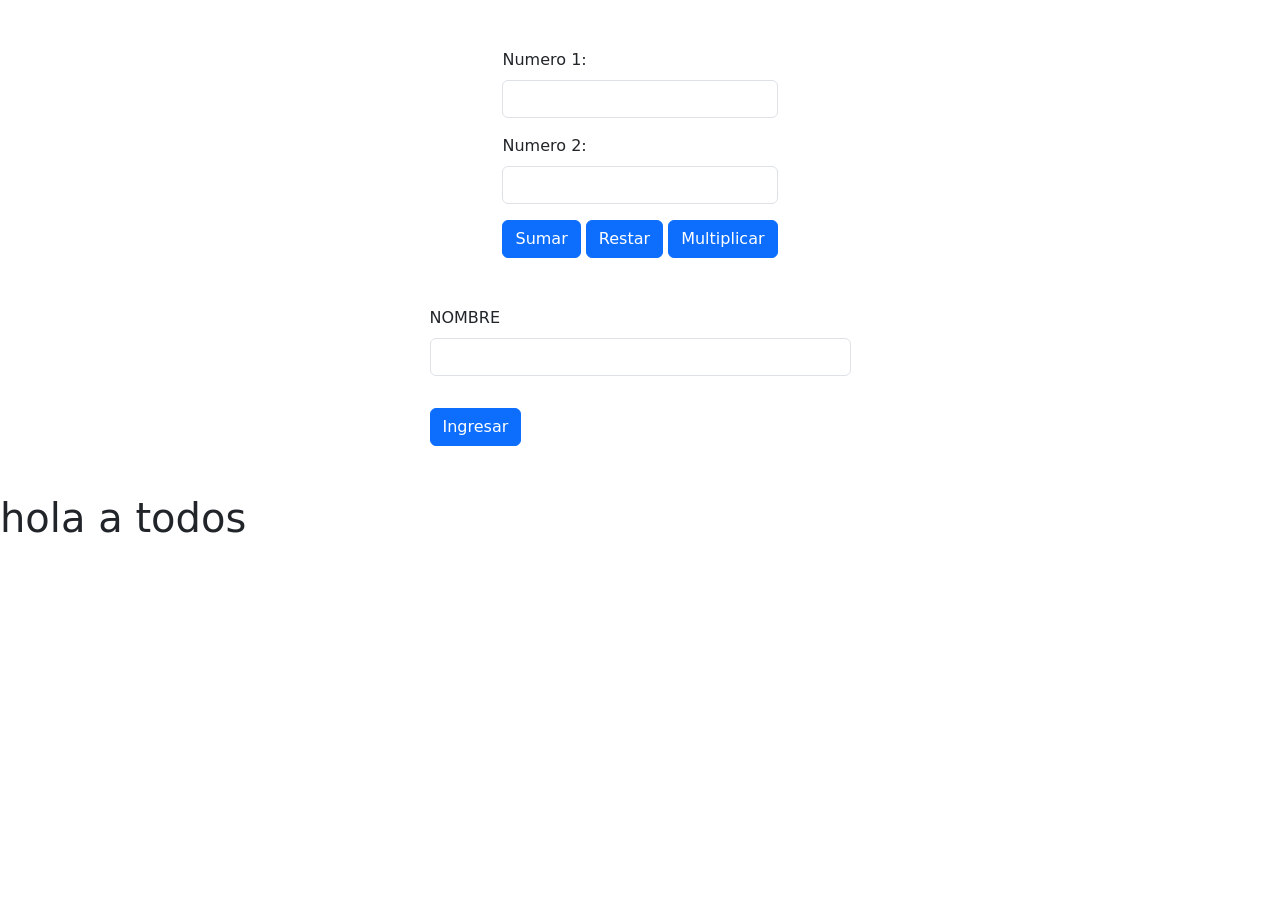
<file: calculadora/calculadora.html>
<!DOCTYPE html>
<html lang="en">

<head>
  <meta charset="UTF-8">
  <meta http-equiv="X-UA-Compatible" content="IE=edge">
  <meta name="viewport" content="width=device-width, initial-scale=1.0">
  <link href="https://cdn.jsdelivr.net/npm/bootstrap@5.0.0-beta3/dist/css/bootstrap.min.css" rel="stylesheet"
    integrity="sha384-eOJMYsd53ii+scO/bJGFsiCZc+5NDVN2yr8+0RDqr0Ql0h+rP48ckxlpbzKgwra6" crossorigin="anonymous">
  <title>Document</title>
</head>

<body>
  <div class="mt-5 container">
    <div class="d-flex justify-content-center">
      <form>
        <div class="mb-3">
          <label for="dato1" class="form-label">Numero 1:</label>
          <input type="number" class="form-control" id="dato1">
        </div>
        <div class="mb-3">
          <label for="dato2" class="form-label">Numero 2:</label>
          <input type="number" class="form-control" id="dato2">
        </div>
        <button type="button" class="btn btn-primary" onclick="sumar()">Sumar</button>
        <button type="button" class="btn btn-primary" onclick="restar()">Restar</button>
        <button type="button" class="btn btn-primary" onclick="multiplicar()"> Multiplicar </button>
      </form>
    </div>
  </div>

  <div class="container p-5">
    <div class="row align-items-center" style="flex-direction: column;">
      <div class="col-5 pb-3">
        <label for="nombre1" class="form-label">NOMBRE</label>
        <input type="text" class="form-control" id="nombre1">
      </div>
      <div class="col-5 pb-3">
        <div id="mensaje"></div>
      </div>
      <div class="col-5">
        <button type="button" class="btn btn-primary" onclick="logIn()">Ingresar</button>
        <!-- <button type="button" class="btn btn-secondary" onclick="code()">Sumar</button> -->
      </div>
    </div>
  </div>

  <h1>hola a todos</h1>

  <script src="./calculadora.js"></script>
</body>

</html>
</file>
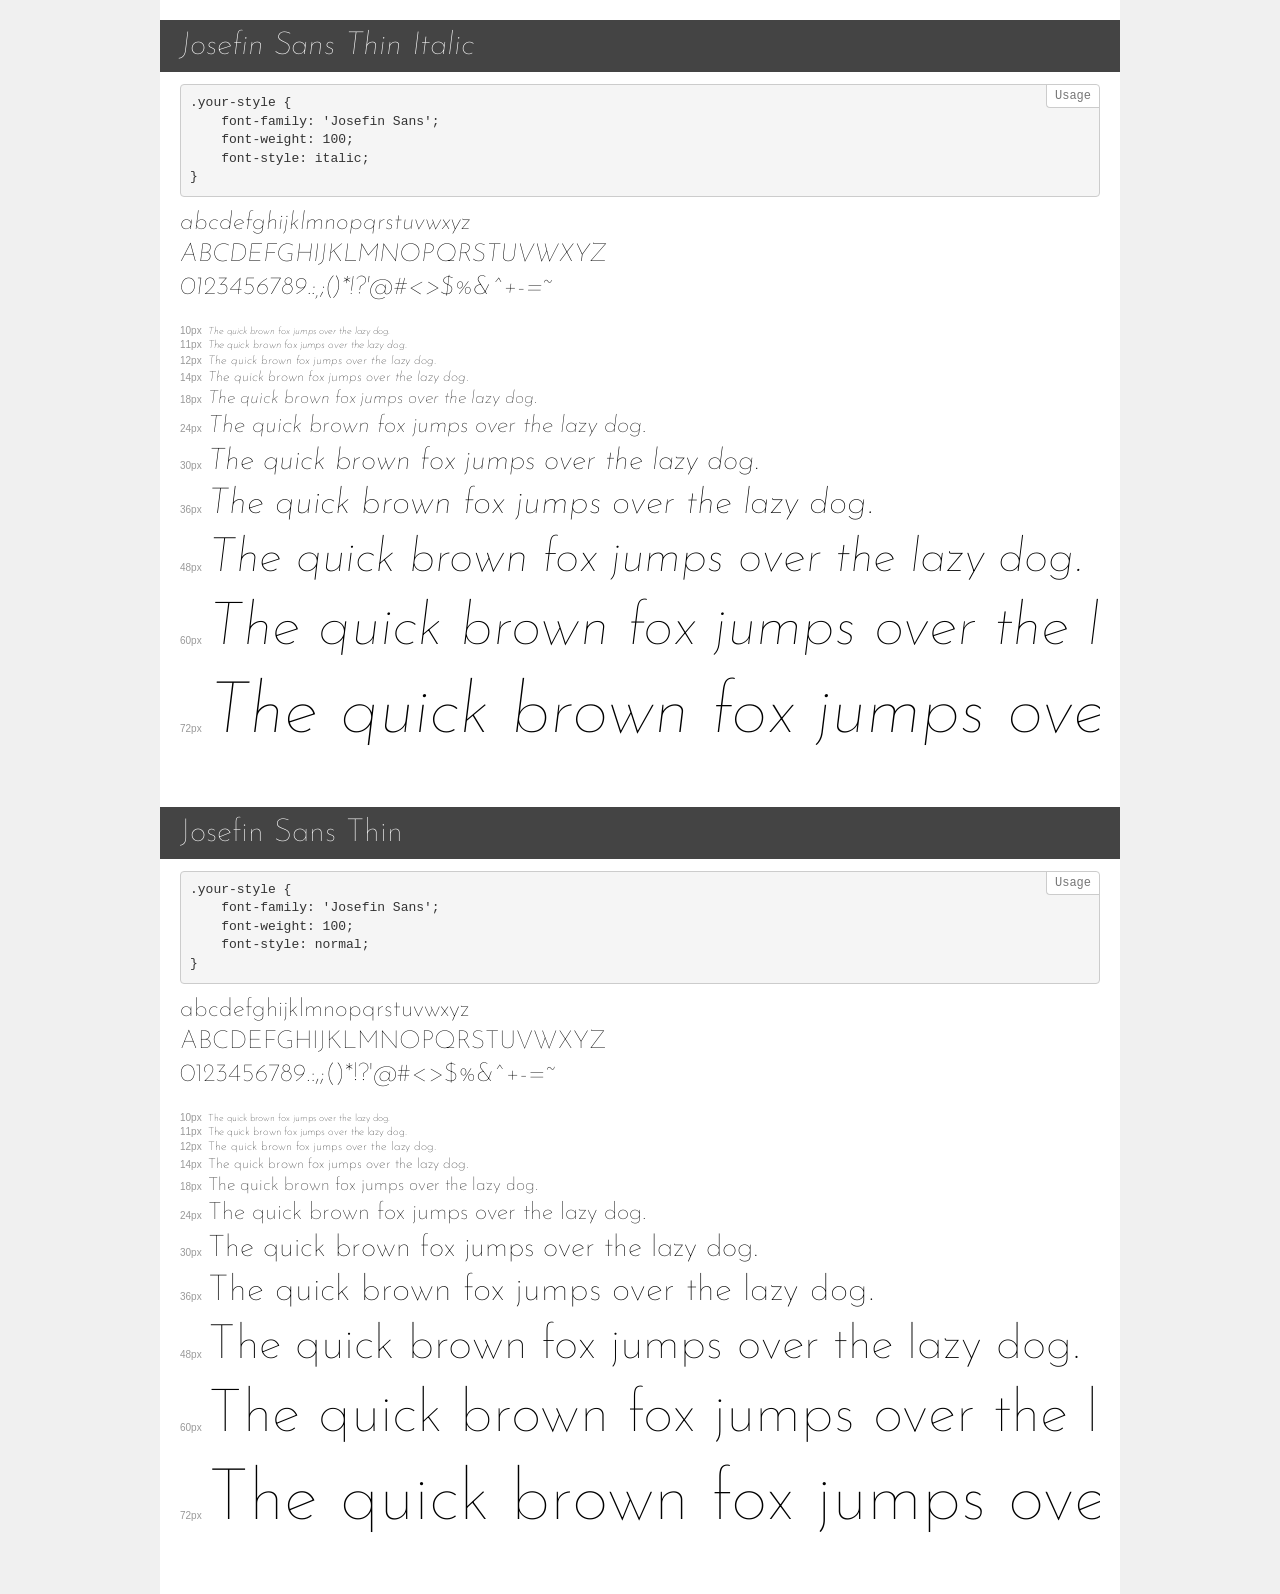
<file: assets/fonts/demo.html>
<!DOCTYPE html>
<html lang="en">
<head>
    <meta charset="utf-8">
    <meta http-equiv="X-UA-Compatible" content="IE=edge">
    <meta name="viewport" content="width=device-width, initial-scale=1">
    <meta name="robots" content="noindex, noarchive">
    <meta name="format-detection" content="telephone=no">
    <title>Transfonter demo</title>
    <link href="stylesheet.css" rel="stylesheet">
    <style>
        /*
        http://meyerweb.com/eric/tools/css/reset/
        v2.0 | 20110126
        License: none (public domain)
        */
        html, body, div, span, applet, object, iframe,
        h1, h2, h3, h4, h5, h6, p, blockquote, pre,
        a, abbr, acronym, address, big, cite, code,
        del, dfn, em, img, ins, kbd, q, s, samp,
        small, strike, strong, sub, sup, tt, var,
        b, u, i, center,
        dl, dt, dd, ol, ul, li,
        fieldset, form, label, legend,
        table, caption, tbody, tfoot, thead, tr, th, td,
        article, aside, canvas, details, embed,
        figure, figcaption, footer, header, hgroup,
        menu, nav, output, ruby, section, summary,
        time, mark, audio, video {
            margin: 0;
            padding: 0;
            border: 0;
            font-size: 100%;
            font: inherit;
            vertical-align: baseline;
        }
        /* HTML5 display-role reset for older browsers */
        article, aside, details, figcaption, figure,
        footer, header, hgroup, menu, nav, section {
            display: block;
        }
        body {
            line-height: 1;
        }
        ol, ul {
            list-style: none;
        }
        blockquote, q {
            quotes: none;
        }
        blockquote:before, blockquote:after,
        q:before, q:after {
            content: '';
            content: none;
        }
        table {
            border-collapse: collapse;
            border-spacing: 0;
        }
        /* demo styles */
        body {
            background: #f0f0f0;
            color: #000;
        }
        .page {
            background: #fff;
            width: 920px;
            margin: 0 auto;
            padding: 20px 20px 0 20px;
            overflow: hidden;
        }
        .font-container {
            overflow-x: auto;
            overflow-y: hidden;
            margin-bottom: 40px;
            line-height: 1.3;
            white-space: nowrap;
            padding-bottom: 5px;
        }
        h1 {
            position: relative;
            background: #444;
            font-size: 32px;
            color: #fff;
            padding: 10px 20px;
            margin: 0 -20px 12px -20px;
        }
        .letters {
            font-size: 25px;
            margin-bottom: 20px;
        }
        .s10:before {
            content: '10px';
        }
        .s11:before {
            content: '11px';
        }
        .s12:before {
            content: '12px';
        }
        .s14:before {
            content: '14px';
        }
        .s18:before {
            content: '18px';
        }
        .s24:before {
            content: '24px';
        }
        .s30:before {
            content: '30px';
        }
        .s36:before {
            content: '36px';
        }
        .s48:before {
            content: '48px';
        }
        .s60:before {
            content: '60px';
        }
        .s72:before {
            content: '72px';
        }
        .s10:before, .s11:before, .s12:before, .s14:before,
        .s18:before, .s24:before, .s30:before, .s36:before,
        .s48:before, .s60:before, .s72:before {
            font-family: Arial, sans-serif;
            font-size: 10px;
            font-weight: normal;
            font-style: normal;
            color: #999;
            padding-right: 6px;
        }
        pre {
            display: block;
            position: relative;
            padding: 9px;
            margin: 0 0 10px;
            font-family: Monaco, Menlo, Consolas, "Courier New", monospace;
            font-size: 13px;
            line-height: 1.428571429;
            color: #333;
            font-weight: normal;
            font-style: normal;
            background-color: #f5f5f5;
            border: 1px solid #ccc;
            overflow-x: auto;
            border-radius: 4px;
        }
        pre:after {
            display: block;
            position: absolute;
            right: 0;
            top: 0;
            content: 'Usage';
            line-height: 1;
            padding: 5px 8px;
            font-size: 12px;
            color: #767676;
            background-color: #fff;
            border: 1px solid #ccc;
            border-right: none;
            border-top: none;
            border-radius: 0 4px 0 4px;
            z-index: 10;
        }
        /* responsive */
        @media (max-width: 959px) {
            .page {
                width: auto;
                margin: 0;
            }
        }
    </style>
</head>
<body>
<div class="page">
    <div class="demo">
        <h1 style="font-family: 'Josefin Sans'; font-weight: 100; font-style: italic;">Josefin Sans Thin Italic</h1>
        <pre>.your-style {
    font-family: 'Josefin Sans';
    font-weight: 100;
    font-style: italic;
}</pre>
        <div class="font-container" style="font-family: 'Josefin Sans'; font-weight: 100; font-style: italic;">
            <p class="letters">
                abcdefghijklmnopqrstuvwxyz<br>
ABCDEFGHIJKLMNOPQRSTUVWXYZ<br>
                0123456789.:,;()*!?'@#<>$%&^+-=~
            </p>
            <p class="s10" style="font-size: 10px;">The quick brown fox jumps over the lazy dog.</p>
            <p class="s11" style="font-size: 11px;">The quick brown fox jumps over the lazy dog.</p>
            <p class="s12" style="font-size: 12px;">The quick brown fox jumps over the lazy dog.</p>
            <p class="s14" style="font-size: 14px;">The quick brown fox jumps over the lazy dog.</p>
            <p class="s18" style="font-size: 18px;">The quick brown fox jumps over the lazy dog.</p>
            <p class="s24" style="font-size: 24px;">The quick brown fox jumps over the lazy dog.</p>
            <p class="s30" style="font-size: 30px;">The quick brown fox jumps over the lazy dog.</p>
            <p class="s36" style="font-size: 36px;">The quick brown fox jumps over the lazy dog.</p>
            <p class="s48" style="font-size: 48px;">The quick brown fox jumps over the lazy dog.</p>
            <p class="s60" style="font-size: 60px;">The quick brown fox jumps over the lazy dog.</p>
            <p class="s72" style="font-size: 72px;">The quick brown fox jumps over the lazy dog.</p>
        </div>
    </div>
    <div class="demo">
        <h1 style="font-family: 'Josefin Sans'; font-weight: 100; font-style: normal;">Josefin Sans Thin</h1>
        <pre>.your-style {
    font-family: 'Josefin Sans';
    font-weight: 100;
    font-style: normal;
}</pre>
        <div class="font-container" style="font-family: 'Josefin Sans'; font-weight: 100; font-style: normal;">
            <p class="letters">
                abcdefghijklmnopqrstuvwxyz<br>
ABCDEFGHIJKLMNOPQRSTUVWXYZ<br>
                0123456789.:,;()*!?'@#<>$%&^+-=~
            </p>
            <p class="s10" style="font-size: 10px;">The quick brown fox jumps over the lazy dog.</p>
            <p class="s11" style="font-size: 11px;">The quick brown fox jumps over the lazy dog.</p>
            <p class="s12" style="font-size: 12px;">The quick brown fox jumps over the lazy dog.</p>
            <p class="s14" style="font-size: 14px;">The quick brown fox jumps over the lazy dog.</p>
            <p class="s18" style="font-size: 18px;">The quick brown fox jumps over the lazy dog.</p>
            <p class="s24" style="font-size: 24px;">The quick brown fox jumps over the lazy dog.</p>
            <p class="s30" style="font-size: 30px;">The quick brown fox jumps over the lazy dog.</p>
            <p class="s36" style="font-size: 36px;">The quick brown fox jumps over the lazy dog.</p>
            <p class="s48" style="font-size: 48px;">The quick brown fox jumps over the lazy dog.</p>
            <p class="s60" style="font-size: 60px;">The quick brown fox jumps over the lazy dog.</p>
            <p class="s72" style="font-size: 72px;">The quick brown fox jumps over the lazy dog.</p>
        </div>
    </div>
</div>
</body>
</html>
</file>
<file: assets/fonts/stylesheet.css>
@font-face {
    font-family: 'Josefin Sans';
    src: url('JosefinSans-ThinItalic.eot');
    src: url('JosefinSans-ThinItalic.eot?#iefix') format('embedded-opentype'),
        url('JosefinSans-ThinItalic.woff2') format('woff2'),
        url('JosefinSans-ThinItalic.woff') format('woff'),
        url('JosefinSans-ThinItalic.svg#JosefinSans-ThinItalic') format('svg');
    font-weight: 100;
    font-style: italic;
    font-display: swap;
}

@font-face {
    font-family: 'Josefin Sans';
    src: url('JosefinSans-Thin.eot');
    src: url('JosefinSans-Thin.eot?#iefix') format('embedded-opentype'),
        url('JosefinSans-Thin.woff2') format('woff2'),
        url('JosefinSans-Thin.woff') format('woff'),
        url('JosefinSans-Thin.svg#JosefinSans-Thin') format('svg');
    font-weight: 100;
    font-style: normal;
    font-display: swap;
}
</file>
